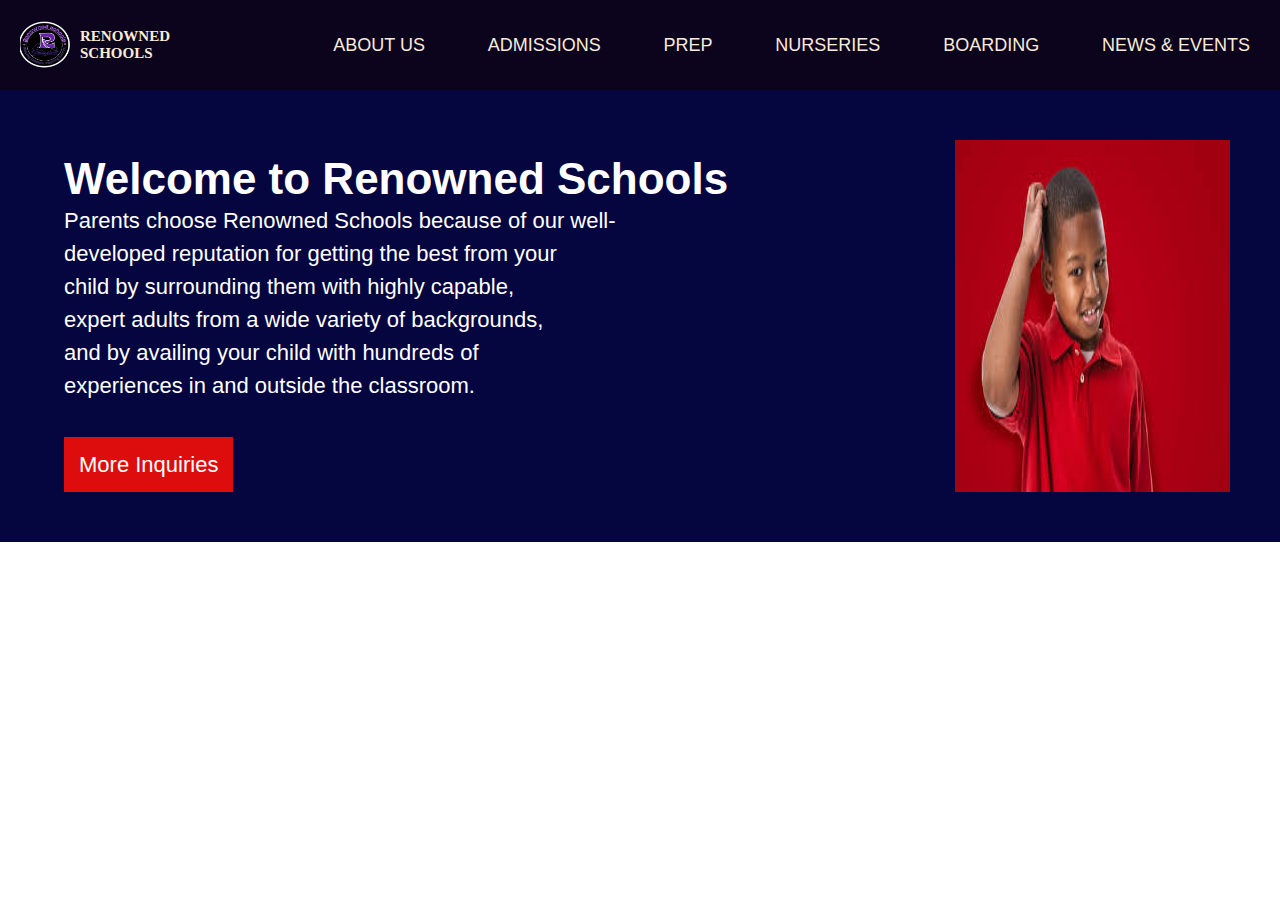
<file: index.html>
<!DOCTYPE html>
<html lang="en">
<head>
    <meta charset="UTF-8">
    <meta name="viewport" content="width=device-width, initial-scale=1.0">
    <link rel="stylesheet" href="./style.css">
    <title>Tife's website</title>
  <!-- i removed your css from here, this is not a good practice at all.........Adapt!!!! -->
</head>
<body>
 <header>
    <nav id="head">
        <div class="logo">
            <img src="./images/Renowned__1_-removebsg-preview.png" alt="" width="50px" height="50px">
            <h1 id="a">RENOWNED <br> SCHOOLS</h1>
        </div>
        <div id="menu-bar">
            <a href="#" id="btn1">ABOUT US</a>
            <a href="#"  id="btn1">ADMISSIONS</a>
            <a href="#" id="btn1">PREP</a>
            <a href="#" id="btn1">NURSERIES</a>
            <a href="#" id="btn1">BOARDING</a>
            <a href="#" id="btn1">NEWS & EVENTS</a>
        
        </div>
    </nav>
 </header> 
 <main>
    <div id="hero-section">
        <div id="sidea">
            <h1>Welcome to Renowned Schools</h1>
            <p >Parents choose Renowned Schools because of 
                our well- <br>developed reputation for getting the best from your <br>child by
                 surrounding them with highly capable,<br> expert adults from a wide variety of backgrounds,<br>
                 and by availing your child with hundreds of <br>
                 experiences in and outside the classroom.</p>
                 <a href="#" id="btn2">More Inquiries</a>
        </div>

            <img src="./images/download (1).jpeg" alt="" id="image">
    </div>
 </main>  
</body>
</html>
</file>
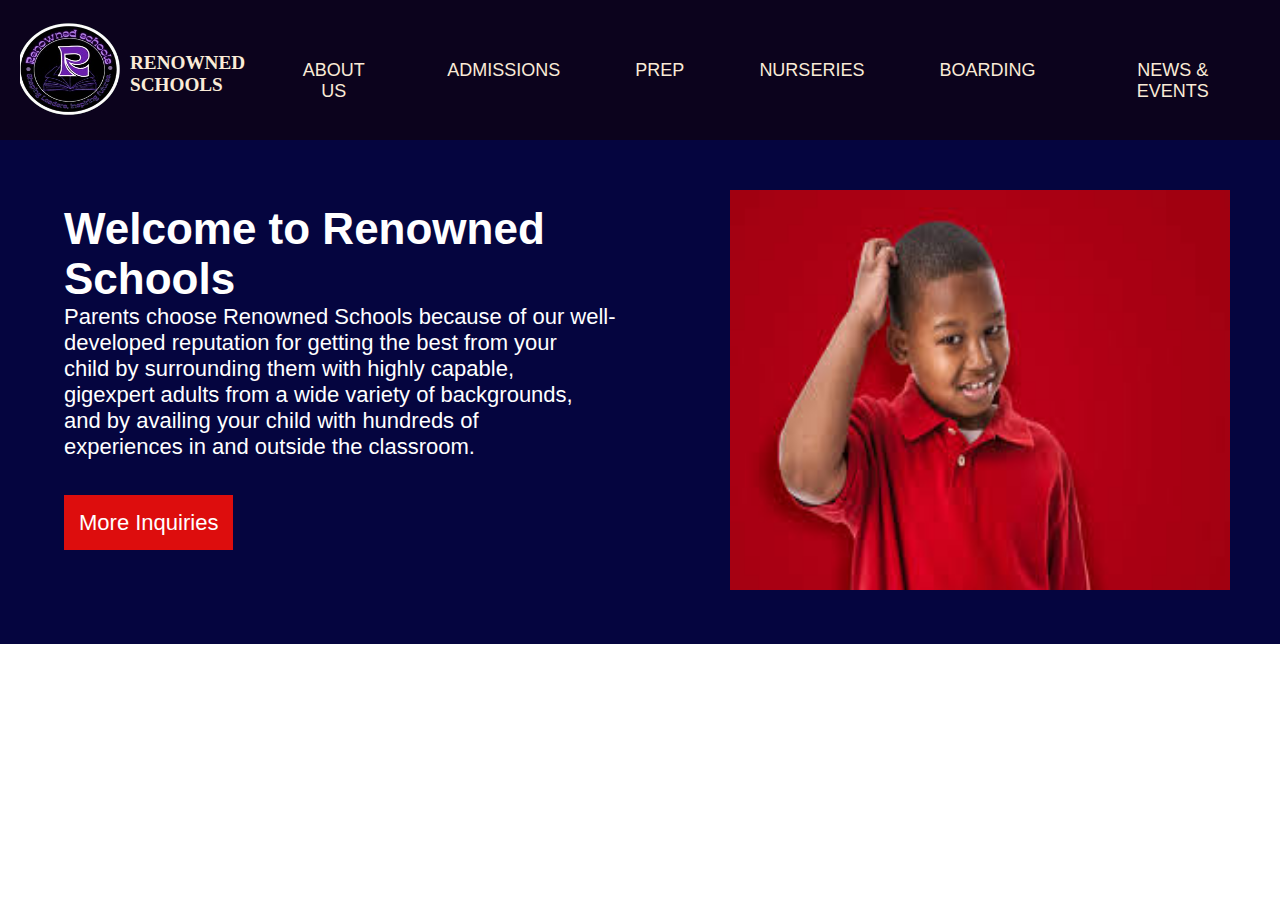
<file: MAIN/index.html>
<!DOCTYPE html>
<html lang="en">
<head>
    <meta charset="UTF-8">
    <meta name="viewport" content="width=device-width, initial-scale=1.0">
    <title>Tife's website</title>
    <style>
        *{
            margin: 0;
            padding: 0%;
            box-sizing: border-box;

        }
        #head{
            background-color: rgb(12, 3, 29);
            display: flex;
            justify-content: space-between;
        }
        .logo{margin: 20px;
            display: flex;
            
        }

        #a{
            margin-top: 32px;
            margin-left: 10px;
            color: antiquewhite;
            font-family:cursive;
            font-size: larger;
        }
        #menu-bar{
            display: contents;
            justify-content: space-between;
            
        }
        #btn1{
            text-decoration: none;
            color: antiquewhite;
            font-family:'Segoe UI', Tahoma, Geneva, Verdana, sans-serif;
            font-size: 18px;
            margin-top: 30px;
            margin-right: 15px;
            padding: 30px;
            text-align: center;
        }
        #hero-section{
            display: flex;
            justify-content: space-between;
            background-color: rgb(5, 5, 63);
        }
        #image{
          margin: 50px;

        }
        #sidea{
            display: block;
            justify-content: space-around;
            color: white;
            margin: 5%;
            font-family: 'Segoe UI', Tahoma, Geneva, Verdana, sans-serif;
            font-size: 22px;
          
        }
        #btn2{
            background-color: rgb(221, 13, 13);
            padding: 15px;
            width: 30px;
            color: white;
          
            text-decoration: none;
            text-align: center;
           
           
        }
        #btn2:hover{
        
            border-bottom: 5px solid white;

        }
        #btn1:hover{
          border-bottom: 5px solid white;
          
        }
        p{
            margin-bottom: 50px;
        }

    </style>
</head>
<body>
 <header>
    <nav id="head">
        <div class="logo">
            <img src="Renowned__1_-removebsg-preview.png" alt="" width="100px" height="100px">
            <h1 id="a">RENOWNED <br> SCHOOLS</h1>
        </div>
        <div id="menu-bar">
            <a href="#" id="btn1">ABOUT US</a>
            <a href="#"  id="btn1">ADMISSIONS</a>
            <a href="#" id="btn1">PREP</a>
            <a href="#" id="btn1">NURSERIES</a>
            <a href="#" id="btn1">BOARDING</a>
            <a href="#" id="btn1">NEWS & EVENTS</a>
        

        </div>
    </nav>
 </header> 
 <main>
    <div id="hero-section">
        <div id="sidea">
            <h1>Welcome to Renowned Schools</h1>
            <p >Parents choose Renowned Schools because of 
                our well- <br>developed reputation for
                 getting the best from your <br>child by
                 surrounding them with highly capable,<br>
                 gigexpert adults from a wide variety of backgrounds,<br>
                 and by availing your child with hundreds of <br>
                 experiences in and outside the classroom.</p>
                 <a href="#" id="btn2">More Inquiries</a>
        </div>
        <div id="image">
            <img src="download (1).jpeg" alt="" width="500px" height="400px">
        </div>
    </div>
 </main>  
 
</body>
</html>
</file>
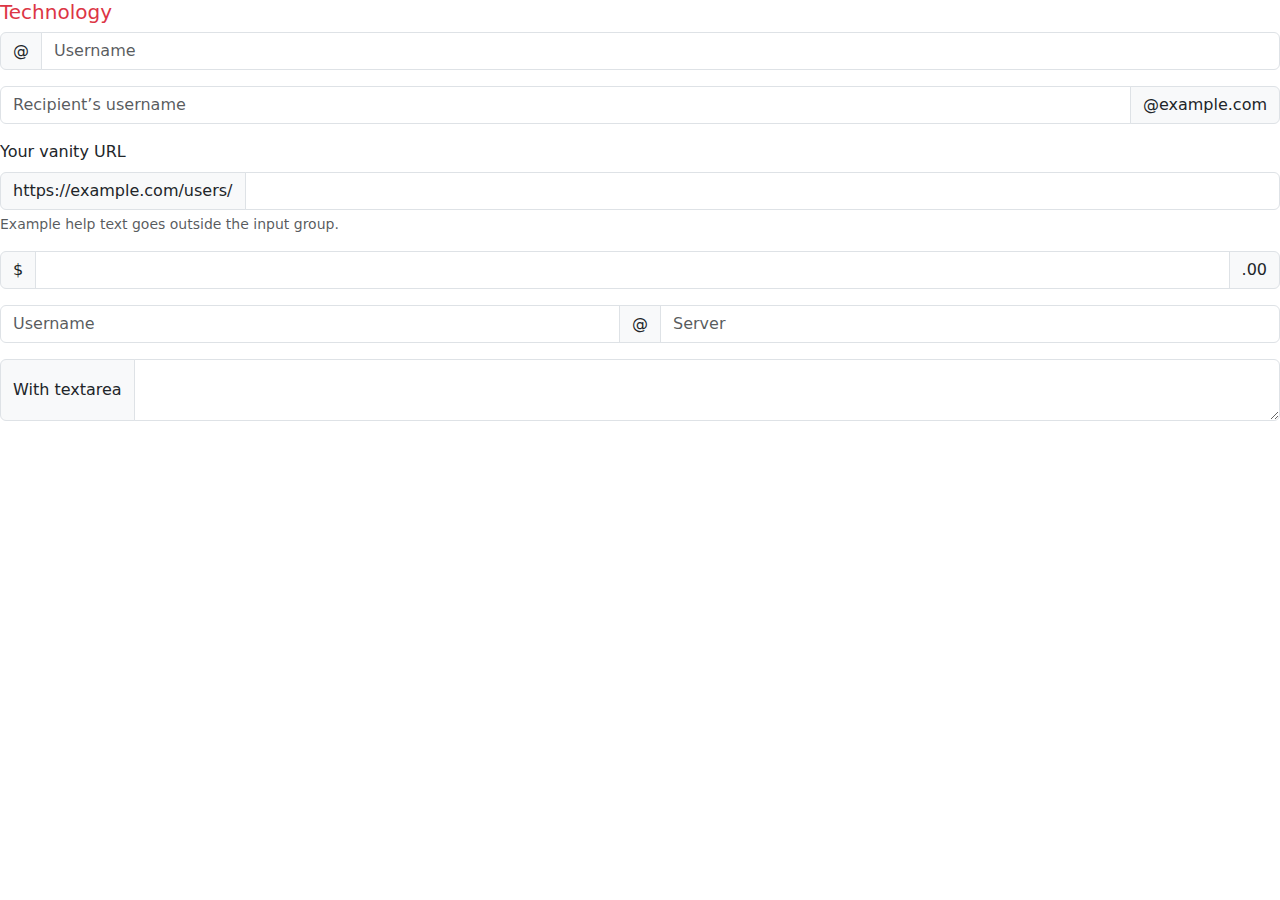
<file: indy.html>
<!DOCTYPE html>
<html lang="en">
<head>
    <meta charset="UTF-8">
    <meta name="viewport" content="width=device-width, initial-scale=1.0">
    <title>Boluwatife's website</title>
    <link rel="stylesheet" href="https://cdn.jsdelivr.net/npm/bootstrap@5.3.3/dist/css/bootstrap.min.css" 
    integrity="sha384-QWTKZyjpPEjISv5WaRU9OFeRpok6YctnYmDr5pNlyT2bRjXh0JMhjY6hW+ALEwIH" crossorigin="anonymous">
</head>
<body>
    <h1 class="text-danger fs-5" >
        Technology
    </h1>
    <div class="input-group mb-3">
  <span class="input-group-text" id="basic-addon1">@</span>
  <input type="text" class="form-control" placeholder="Username" aria-label="Username" aria-describedby="basic-addon1">
</div>

<div class="input-group mb-3">
  <input type="text" class="form-control" placeholder="Recipient’s username" aria-label="Recipient’s username" aria-describedby="basic-addon2">
  <span class="input-group-text" id="basic-addon2">@example.com</span>
</div>

<div class="mb-3">
  <label for="basic-url" class="form-label">Your vanity URL</label>
  <div class="input-group">
    <span class="input-group-text" id="basic-addon3">https://example.com/users/</span>
    <input type="text" class="form-control" id="basic-url" aria-describedby="basic-addon3 basic-addon4">
  </div>
  <div class="form-text" id="basic-addon4">Example help text goes outside the input group.</div>
</div>

<div class="input-group mb-3">
  <span class="input-group-text">$</span>
  <input type="text" class="form-control" aria-label="Amount (to the nearest dollar)">
  <span class="input-group-text">.00</span>
</div>

<div class="input-group mb-3">
  <input type="text" class="form-control" placeholder="Username" aria-label="Username">
  <span class="input-group-text">@</span>
  <input type="text" class="form-control" placeholder="Server" aria-label="Server">
</div>

<div class="input-group">
  <span class="input-group-text">With textarea</span>
  <textarea class="form-control" aria-label="With textarea"></textarea>
</div>
</body>
</html>
</file>
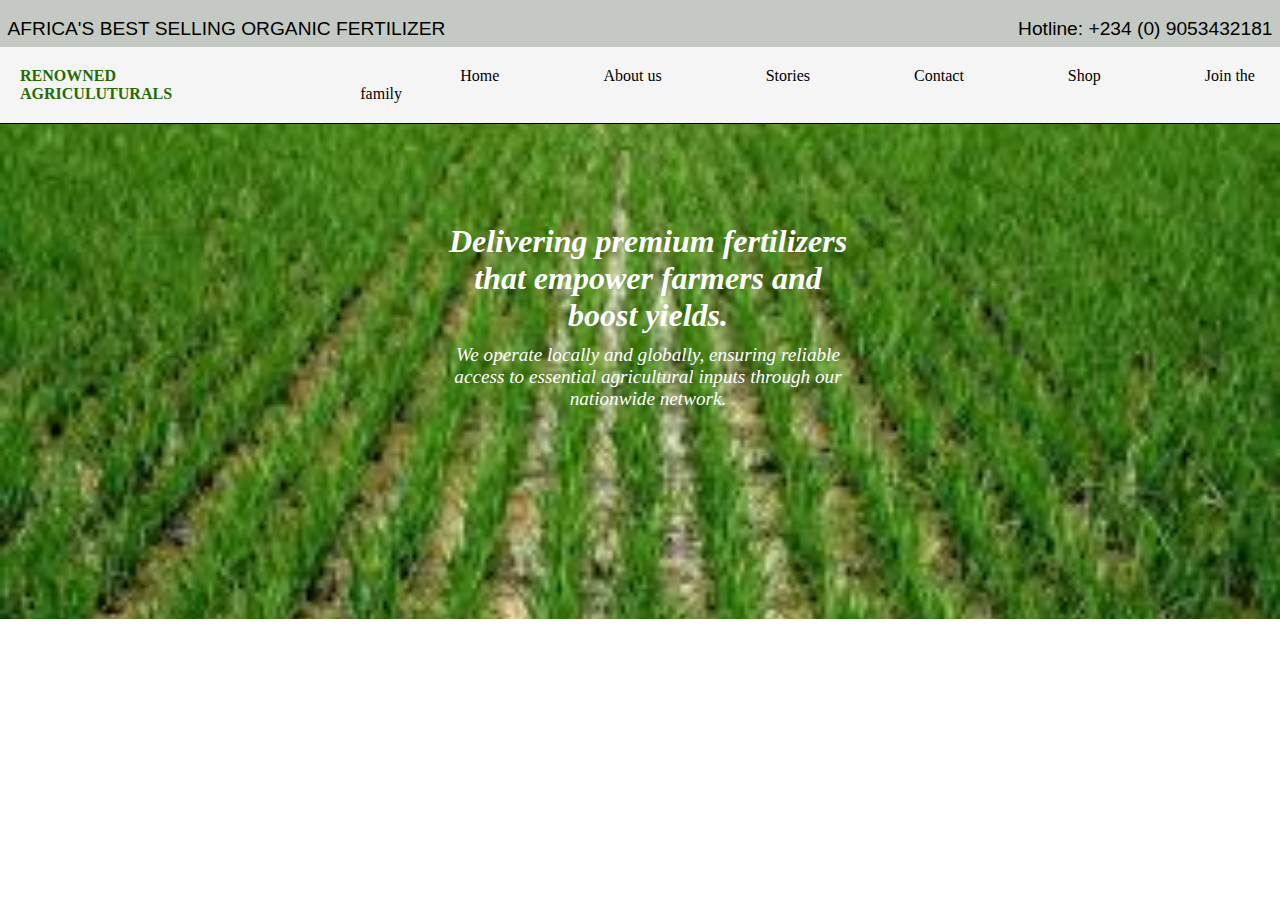
<file: vc.html>
<!DOCTYPE html>
<html lang="en">
<head>
    <meta charset="UTF-8">
    <meta name="viewport" content="width=device-width, initial-scale=1.0">
    <link rel="stylesheet" href="vd.css">
    <title>Renowned Ltd</title>
</head>
<body>
    <header>
        <div class="main">
            <div class="a">
                <P>AFRICA'S BEST SELLING ORGANIC FERTILIZER</P>
                <P>Hotline: +234 (0) 9053432181</P>
            </div>
            <nav>
                <H4>RENOWNED AGRICULUTURALS</H4>
                <div class="menu">
                    <a href="#" class="menu">Home</a>
                    <a href="#" class="menu">About us</a>
                    <a href="#" class="menu">Stories</a>
                    <a href="#" class="menu">Contact</a>
                    <a href="#" class="menu2">Shop</a>
                    <a href="#" class="menu2">Join the family</a>
                </div>
            </nav>
        </div>
    </header>
    <main>
        <div class="body">
            <div class="b">
            <h1>Delivering premium fertilizers that empower 
                farmers and boost yields.</h1>
            <p>We operate locally and globally, 
                ensuring reliable access to essential agricultural 
                inputs through our nationwide network.</p>
                </div>
        </div>
    </main>
</body>
</html>
</file>
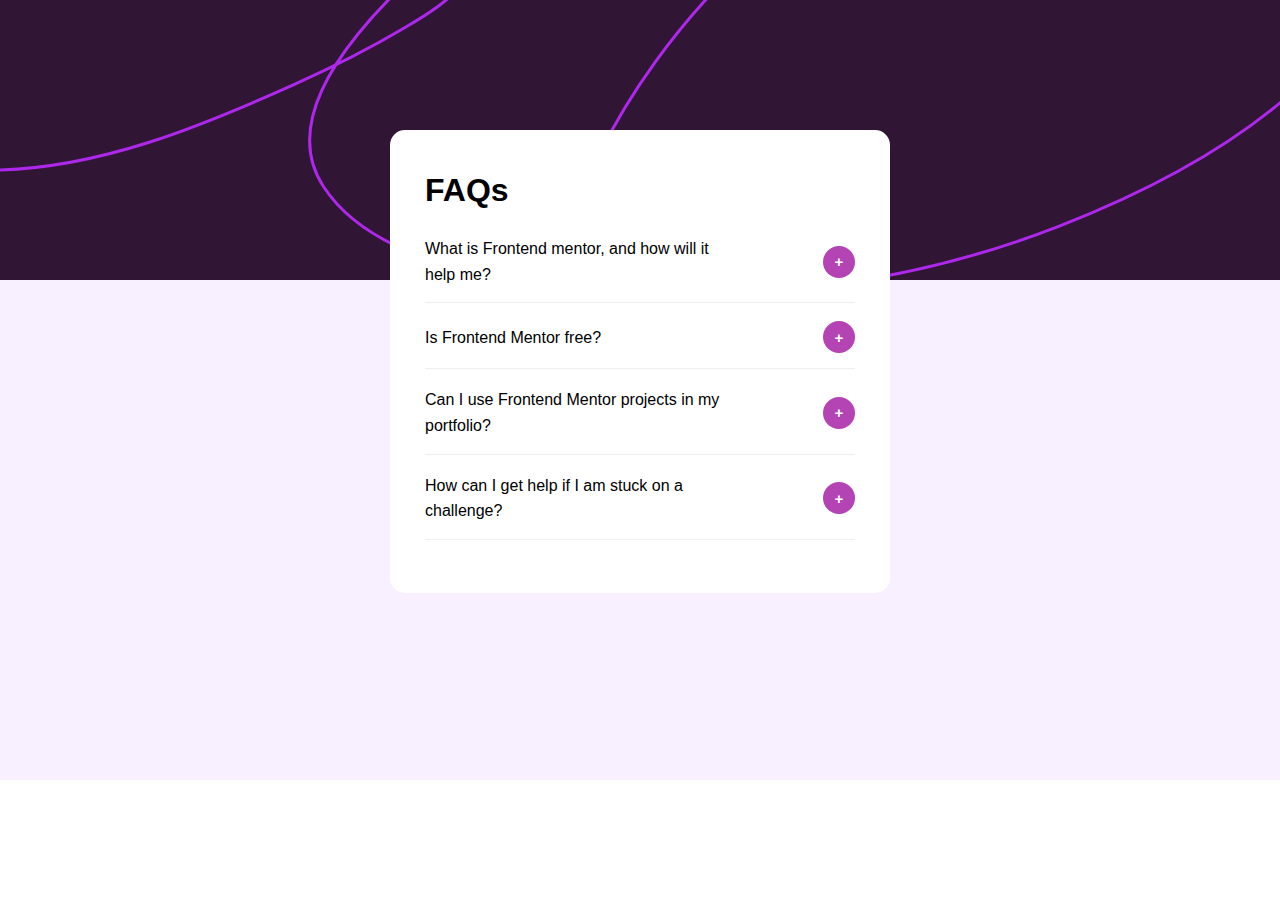
<file: form/faq.html>
<!DOCTYPE html>
<html lang="en">
<head>
    <meta charset="UTF-8">
    <meta name="viewport" content="width=device-width, initial-scale=1.0">
    <link rel="stylesheet" href="./stylee.css">
    <title>FAQ</title>
</head>
<body>
    <!-- You are not following the best practice of SEMANTIC HTML & the HTML tags  -->
    <!-- i created two section here for you, one for the start section and one for the content section 
     so you can easily style them differently.
    -->
    <section class="start-section"></section>
    <section class="content-section">
        <div class="container">
            <div class="faq-card">
                <h1 class="title">FAQs</h1>
                <div class="item">
                    <div class="question">
                        <span>What is Frontend mentor, and how will it help me?</span>
                        <button class="toggle">+</button>
                        </div> 
                        <div class="answer">Front end offer me a realistic coding challenges to help develop improve 
                            their frontend skills with real world project using HTML, CSS, and JAVASCRIPT.
                        </div>
                </div>
                <div class="item">
                    <div class="question">
                        <span>Is Frontend Mentor free?</span>
                        <button class="toggle">+</button>
                        </div> 
                        <div class="answer">Yes! Many challenges are completely free. Premium challenges are optional.
                        </div>
                </div>
                <div class="item">
                    <div class="question">
                        <span>Can I use Frontend Mentor projects in my portfolio?</span>
                        <button class="toggle">+</button>
                        </div> 
                        <div class="answer">Abosolutely. You can showcase the projects you bulid in your portfolio.
                        </div>
                </div>
                <div class="item">
                    <div class="question">
                        <span>How can I get help if I am stuck on a challenge?</span>
                        <button class="toggle">+</button>
                        </div> 
                        <div class="answer">You can ask question in the community forum or join the Discord server for support.
                        </div>
                </div>
            </div>
        </div>
    </section>
</body>
<script src="./app.js"></script>
</html>
</file>
<file: style.css>
/* i hve told you countless times that you should always put ut css in another folder */

*{
    margin: 0;
    padding: 0%;
    box-sizing: border-box;

}
/* always specify/set your fonts first in the body */
body{
    font-family: 'Segoe UI', Tahoma, Geneva, Verdana, sans-serif;
}

#head{
    background-color: rgb(12, 3, 29);
    display: flex;
    justify-content: space-between;
    align-items: center;
}
.logo{margin: 20px;
    display: flex;
    justify-content: center;
    align-items: center;
    
}

#a{

    color: antiquewhite;
    font-family:cursive;
    font-size: 15px;
    margin-left: 10px;
}
#menu-bar{
    justify-content: space-between;
    align-items: center;
    font-size: 10px;
}
#btn1{
    text-decoration: none;
    color: antiquewhite;
    font-size: 18px;
    margin-top: 30px;
    padding: 30px;
    text-align: center;
}
#hero-section{
    display: flex;
    justify-content: space-between;
    background-color: rgb(5, 5, 63);
}
#image{
  margin: 50px;

}
#sidea{
    display: block;
    justify-content: space-around;
    color: white;
    margin: 5%;
    font-family: 'Segoe UI', Tahoma, Geneva, Verdana, sans-serif;
    font-size: 22px;
  
}
#btn2{
    background-color: rgb(221, 13, 13);
    padding: 15px;
    width: 30px;
    color: white;          
    text-decoration: none;
    text-align: center;
   
   
}
#btn2:hover{

    border-bottom: 5px solid white;

}
#btn1:hover{
  border-bottom: 1px solid white;
  
}
p{
    margin-bottom: 50px;
    line-height: 1.5;
}
</file>
<file: vd.css>
*{
    margin: 0%;
    padding: 0;
    box-sizing: border-box;
}
.a {
    background-color: rgb(196, 202, 195);
    display: flex;
    justify-content: space-between;
    padding:7.5px;
    font-family: 'Gill Sans', 'Gill Sans MT', Calibri, 'Trebuchet MS', sans-serif;
  
   
}
nav {
    background-color: whitesmoke;
    color: rgb(37, 107, 5);
    display: flex;
    justify-content: space-between;
    padding: 20px;
   
    border-bottom: 1px solid black;
}
.body {
    background: url(cjhm.jpeg);
   width:100%;
   height: 55vh;
    background-size: 100%;
    background-repeat: no-repeat;
    background-position: center;  
    position: relative;  
}
.b {
    text-align: center;
    color: white;
    position: absolute;
    left: 35%;
    top: 20%;
    font-family: Georgia, 'Times New Roman', Times, serif;
    width: 400px;
    font-style: oblique;
    
}
.main {
     box-shadow: 0 4px 10px rgba(0, 0, 0, 0.9 );
}
p {
    margin-top: 10px;
    font-size: larger;
}
.menu{
   margin-left: 100px;
   text-decoration: none;
   color: black;
}
.menu2{
   margin-left: 100px;
   text-decoration: none;
   color: black;
}
</file>
<file: form/stylee.css>
*{
    padding: 0%;
    box-sizing: border-box;
    margin: 0%;
}
body {
    line-height: 1.6;
    font-family: 'Segoe UI', Tahoma, Geneva, Verdana, sans-serif;
    overflow-x: hidden;
}

/* utilities */
span{
    width: 300px;
}
.answer{
    color: grey;
}

.start-section{
    height: 280px;
    width: 100vw;
    background-image: url('./bgsvg.svg');
}
.content-section{
    position: relative;
    z-index: 2;
    background-color:hsl(275, 100%, 97%);
    height: 500px;
    width: 100vw;
}
.container {
    max-width: 400px;
    width: 100%;
}
.faq-card {
    background: white;
    padding: 35px;
    border-radius: 15px;
    box-shadow: 0 10px 30px rgba(red, green, blue, 0.1);
    width: 500px;
    position: absolute;
    top: -150px;
    left: 50%;
    transform: translateX(-50%);
}
.title {
    font-size: 32px;
    font-weight: 700;
    margin-bottom: 20px;
}
.item {
    margin-bottom: 18px;
    border-bottom: 1px solid #eee;
    padding-bottom: 15px;
    
}
.question {
    display: flex;
    justify-content: space-between;
    align-items: center;
    cursor: pointer;
    font-weight: 500;
}
.toggle {
    width: 32px;
    height: 32px;
    border: none;
    font-size: 15px;
    color: white;
    font-weight: bold;
    cursor: pointer;
    background-color: rgb(180, 67, 180);
    border-radius: 50%;
    padding: 5px;
    text-align: center;
    margin-left: 40px;
   
}


/* ---------------------------------------------------- */
    /* MEDIA QUERY */
/* ---------------------------------------------------- */

@media (max-width: 768px) {

    .faq-card {
        width: 90%;
        padding: 25px; 
        top: -100px;
    }

    .title {
        font-size: 28px; /
    }

    .toggle {
        width: 28px;
        height: 28px;
        font-size: 14px;
        padding: 4px;
        margin-left: 20px; 
    }

    .container {
        max-width: 100%;
        padding: 0 15px;
    }

    .start-section {
        height: 200px; 
    }

    .content-section {
        padding-bottom: 50px;
    }

    span {
        width: 100%; 
    }
}


@media (max-width: 480px) {
    .faq-card {
        padding: 20px;
        top: -80px;
    }

    .title {
        font-size: 24px;
    }

    .toggle {
        width: 24px;
        height: 24px;
        font-size: 12px;
        margin-left: 15px;
    }
}
</file>
